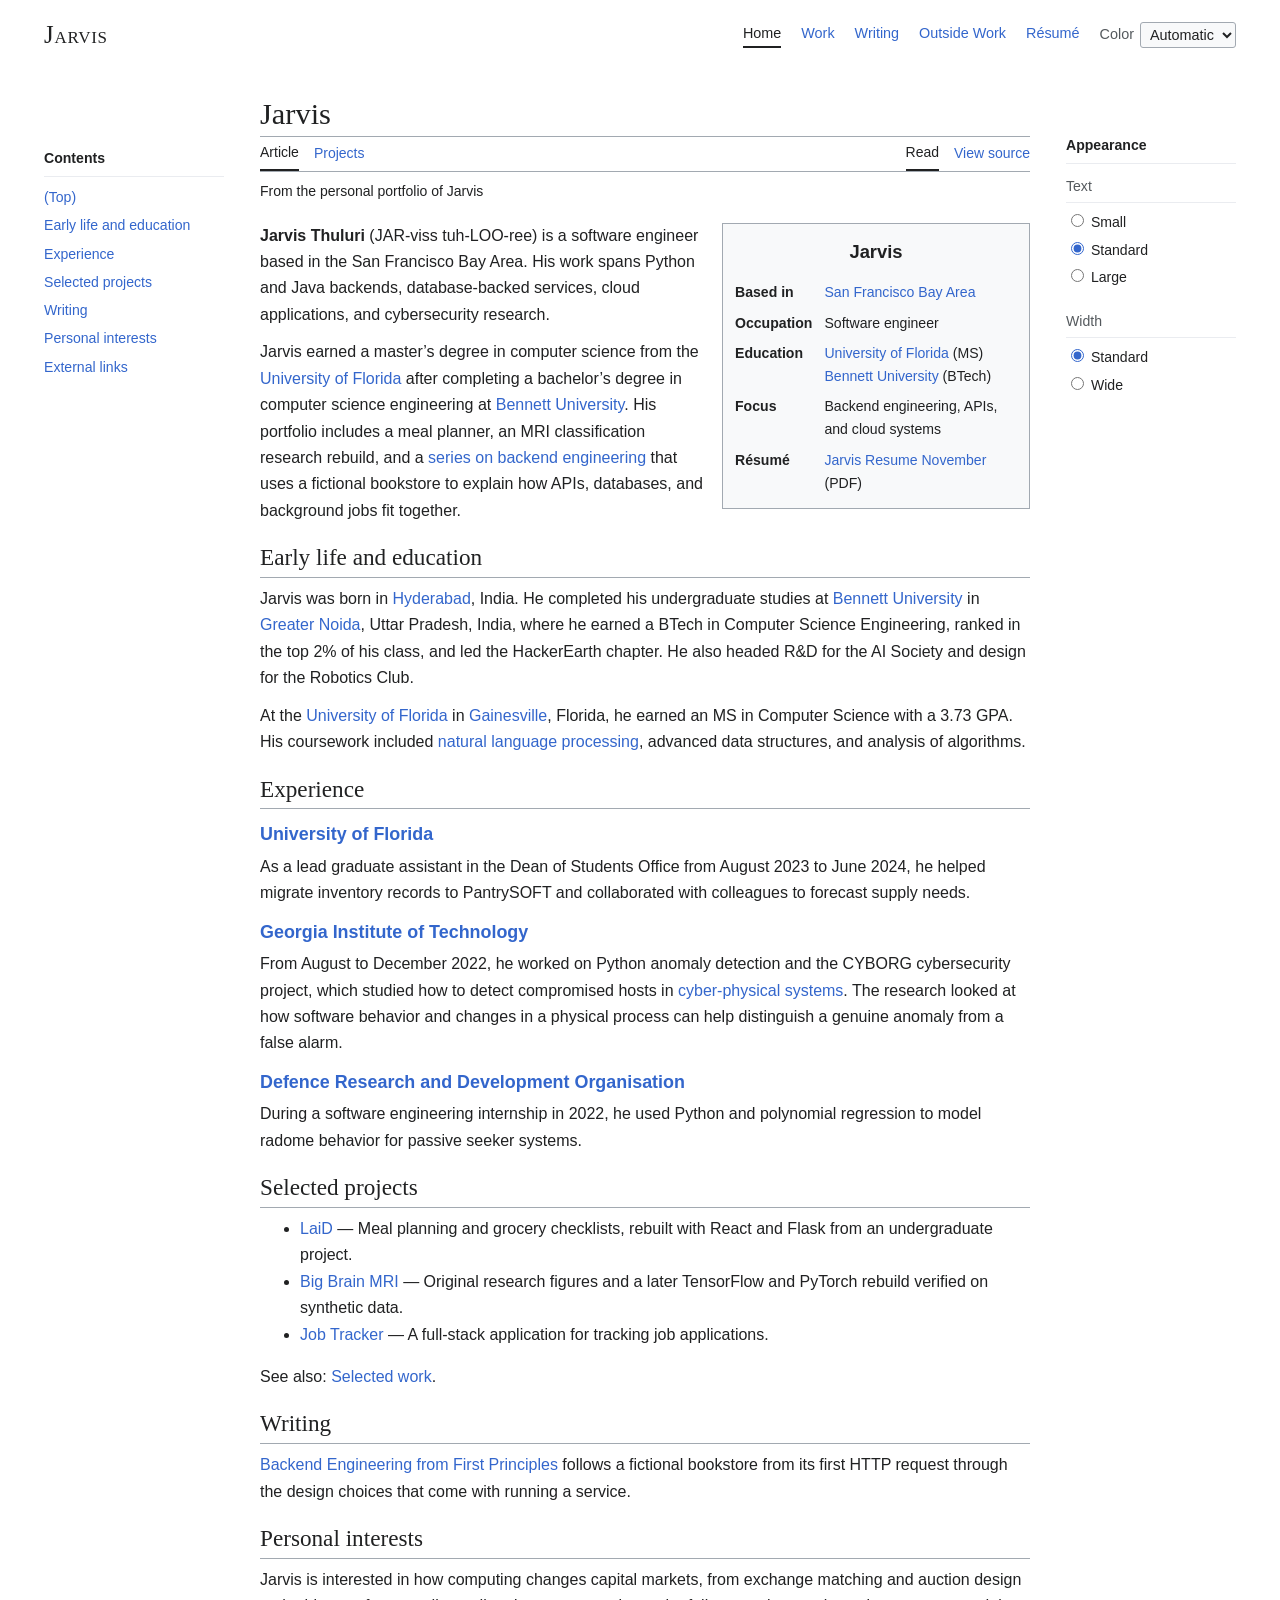
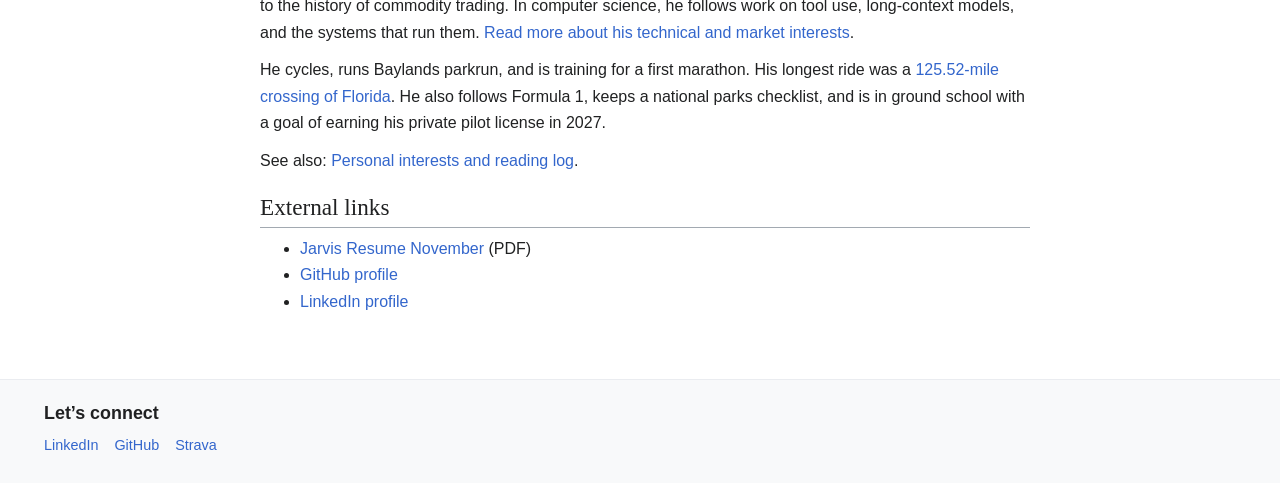
<file: index.html>
<!doctype html>
<html lang="en">
<head>
<meta charset="utf-8">
<meta name="viewport" content="width=device-width,initial-scale=1">
<meta name="description" content="Jarvis’s portfolio, projects, writing, and life outside work.">
<meta name="theme-color" content="#ffffff">
<title>Jarvis · Software Engineer</title>
<script src="appearance.js"></script>
<link rel="stylesheet" href="encyclopedia.css">
</head>
<body>
<a class="skip" href="#content">Skip to content</a>
<header class="top"><div class="wrap"><nav aria-label="Main navigation"><a class="wordmark" href="index.html" target="_blank" rel="noopener noreferrer">Jarvis</a><div><a href="index.html" aria-current="page" target="_blank" rel="noopener noreferrer">Home</a><a href="work.html" target="_blank" rel="noopener noreferrer">Work</a><a href="writing.html" target="_blank" rel="noopener noreferrer">Writing</a><a href="outside.html" target="_blank" rel="noopener noreferrer">Outside Work</a><a href="Jarvis%20Resume%20November.pdf" target="_blank" rel="noopener noreferrer">Résumé</a><label class="theme-picker" for="site-theme">Color <select id="site-theme"><option value="auto">Automatic</option><option value="light">Light</option><option value="dark">Dark</option></select></label></div></nav></div></header>
<div class="article-layout wrap">
<aside class="contents" aria-label="Contents">
<strong>Contents</strong>
<ol><li><a href="#content">(Top)</a></li><li><a href="#education">Early life and education</a></li><li><a href="#experience">Experience</a></li><li><a href="#projects">Selected projects</a></li><li><a href="#writing">Writing</a></li><li><a href="#interests">Personal interests</a></li><li><a href="#external-links">External links</a></li></ol>
</aside>
<main class="page biography" id="content">
<h1>Jarvis</h1>
<div class="article-tabs"><span aria-current="page">Article</span><a href="work.html" target="_blank" rel="noopener noreferrer">Projects</a><span class="tab-spacer"></span><span aria-current="page">Read</span><a href="https://github.com/jarvisthuluri/jarviswiki" target="_blank" rel="noopener noreferrer">View source</a></div>
<p class="byline">From the personal portfolio of Jarvis</p>
<aside class="infobox" aria-label="Jarvis profile">
<h2>Jarvis</h2>
<!-- Add an optional figure class="portrait" here when Jarvis provides a photo. -->
<dl><dt>Based in</dt><dd><a href="https://en.wikipedia.org/wiki/San_Francisco_Bay_Area" target="_blank" rel="noopener noreferrer">San Francisco Bay Area</a></dd><dt>Occupation</dt><dd>Software engineer</dd><dt>Education</dt><dd><a href="https://en.wikipedia.org/wiki/University_of_Florida" target="_blank" rel="noopener noreferrer">University of Florida</a> (MS)<br><a href="https://en.wikipedia.org/wiki/Bennett_University" target="_blank" rel="noopener noreferrer">Bennett University</a> (BTech)</dd><dt>Focus</dt><dd>Backend engineering, APIs, and cloud systems</dd><dt>Résumé</dt><dd><a href="Jarvis%20Resume%20November.pdf" target="_blank" rel="noopener noreferrer">Jarvis Resume November</a> (PDF)</dd></dl>
</aside>
<p><strong>Jarvis Thuluri</strong> (<span class="pronunciation">JAR-viss tuh-LOO-ree</span>) is a software engineer based in the San Francisco Bay Area. His work spans Python and Java backends, database-backed services, cloud applications, and cybersecurity research.</p>
<p>Jarvis earned a master’s degree in computer science from the <a href="https://en.wikipedia.org/wiki/University_of_Florida" target="_blank" rel="noopener noreferrer">University of Florida</a> after completing a bachelor’s degree in computer science engineering at <a href="https://en.wikipedia.org/wiki/Bennett_University" target="_blank" rel="noopener noreferrer">Bennett University</a>. His portfolio includes a meal planner, an MRI classification research rebuild, and a <a href="writing.html" target="_blank" rel="noopener noreferrer">series on backend engineering</a> that uses a fictional bookstore to explain how APIs, databases, and background jobs fit together.</p>
<section id="education"><h2>Early life and education</h2>
<p>Jarvis was born in <a href="https://en.wikipedia.org/wiki/Hyderabad" target="_blank" rel="noopener noreferrer">Hyderabad</a>, India. He completed his undergraduate studies at <a href="https://en.wikipedia.org/wiki/Bennett_University" target="_blank" rel="noopener noreferrer">Bennett University</a> in <a href="https://en.wikipedia.org/wiki/Greater_Noida" target="_blank" rel="noopener noreferrer">Greater Noida</a>, Uttar Pradesh, India, where he earned a BTech in Computer Science Engineering, ranked in the top 2% of his class, and led the HackerEarth chapter. He also headed R&amp;D for the AI Society and design for the Robotics Club.</p>
<p>At the <a href="https://en.wikipedia.org/wiki/University_of_Florida" target="_blank" rel="noopener noreferrer">University of Florida</a> in <a href="https://en.wikipedia.org/wiki/Gainesville,_Florida" target="_blank" rel="noopener noreferrer">Gainesville</a>, Florida, he earned an MS in Computer Science with a 3.73 GPA. His coursework included <a href="https://en.wikipedia.org/wiki/Natural_language_processing" target="_blank" rel="noopener noreferrer">natural language processing</a>, advanced data structures, and analysis of algorithms.</p>
</section>
<section id="experience"><h2>Experience</h2>
<h3><a href="https://en.wikipedia.org/wiki/University_of_Florida" target="_blank" rel="noopener noreferrer">University of Florida</a></h3><p>As a lead graduate assistant in the Dean of Students Office from August 2023 to June 2024, he helped migrate inventory records to PantrySOFT and collaborated with colleagues to forecast supply needs.</p>
<h3><a href="https://en.wikipedia.org/wiki/Georgia_Tech" target="_blank" rel="noopener noreferrer">Georgia Institute of Technology</a></h3><p>From August to December 2022, he worked on Python anomaly detection and the CYBORG cybersecurity project, which studied how to detect compromised hosts in <a href="https://en.wikipedia.org/wiki/Cyber-physical_system" target="_blank" rel="noopener noreferrer">cyber-physical systems</a>. The research looked at how software behavior and changes in a physical process can help distinguish a genuine anomaly from a false alarm.</p>
<h3><a href="https://en.wikipedia.org/wiki/Defence_Research_and_Development_Organisation" target="_blank" rel="noopener noreferrer">Defence Research and Development Organisation</a></h3><p>During a software engineering internship in 2022, he used Python and polynomial regression to model radome behavior for passive seeker systems.</p>
</section>
<section id="projects"><h2>Selected projects</h2><ul>
<li><a href="https://github.com/jarvisthuluri/laid-meal-planner" target="_blank" rel="noopener noreferrer">LaiD</a> — Meal planning and grocery checklists, rebuilt with React and Flask from an undergraduate project.</li>
<li><a href="https://github.com/jarvisthuluri/big-brain-mri" target="_blank" rel="noopener noreferrer">Big Brain MRI</a> — Original research figures and a later TensorFlow and PyTorch rebuild verified on synthetic data.</li>
<li><a href="https://github.com/jarvisthuluri/job-tracker-fullstack" target="_blank" rel="noopener noreferrer">Job Tracker</a> — A full-stack application for tracking job applications.</li>
</ul><p>See also: <a href="work.html" target="_blank" rel="noopener noreferrer">Selected work</a>.</p></section>
<section id="writing"><h2>Writing</h2><p><a href="writing.html" target="_blank" rel="noopener noreferrer">Backend Engineering from First Principles</a> follows a fictional bookstore from its first HTTP request through the design choices that come with running a service.</p></section>
<section id="interests"><h2>Personal interests</h2>
<p>Jarvis is interested in how computing changes capital markets, from exchange matching and auction design to the history of commodity trading. In computer science, he follows work on tool use, long-context models, and the systems that run them. <a href="outside.html#computer-science" target="_blank" rel="noopener noreferrer">Read more about his technical and market interests</a>.</p>
<p>He cycles, runs Baylands parkrun, and is training for a first marathon. His longest ride was a <a href="https://www.strava.com/activities/19017091239" target="_blank" rel="noopener noreferrer">125.52-mile crossing of Florida</a>. He also follows Formula 1, keeps a national parks checklist, and is in ground school with a goal of earning his private pilot license in 2027.</p>
<p>See also: <a href="outside.html" target="_blank" rel="noopener noreferrer">Personal interests and reading log</a>.</p></section>
<section id="external-links"><h2>External links</h2><ul><li><a href="Jarvis%20Resume%20November.pdf" target="_blank" rel="noopener noreferrer">Jarvis Resume November</a> (PDF)</li><li><a href="https://github.com/jarvisthuluri" target="_blank" rel="noopener noreferrer">GitHub profile</a></li><li><a href="https://linkedin.com/in/jarvispremraj" target="_blank" rel="noopener noreferrer">LinkedIn profile</a></li></ul></section>
</main>
<aside class="appearance" aria-label="Appearance"><strong>Appearance</strong><fieldset><legend>Text</legend><label><input type="radio" name="size" value="small"> Small</label><label><input type="radio" name="size" value="standard" checked> Standard</label><label><input type="radio" name="size" value="large"> Large</label></fieldset><fieldset><legend>Width</legend><label><input type="radio" name="width" value="standard" checked> Standard</label><label><input type="radio" name="width" value="wide"> Wide</label></fieldset></aside>
</div>
<script>
document.querySelectorAll('.appearance input').forEach(input => input.addEventListener('change', () => {
  document.documentElement.dataset[input.name] = input.value;
}));
</script>
<footer id="contact"><div class="wrap"><h3>Let’s connect</h3><a href="https://linkedin.com/in/jarvispremraj" target="_blank" rel="noopener noreferrer">LinkedIn</a><a href="https://github.com/jarvisthuluri" target="_blank" rel="noopener noreferrer">GitHub</a><a href="https://www.strava.com/athletes/71781898" target="_blank" rel="noopener noreferrer">Strava</a></div></footer>
</body>
</html>
</file>
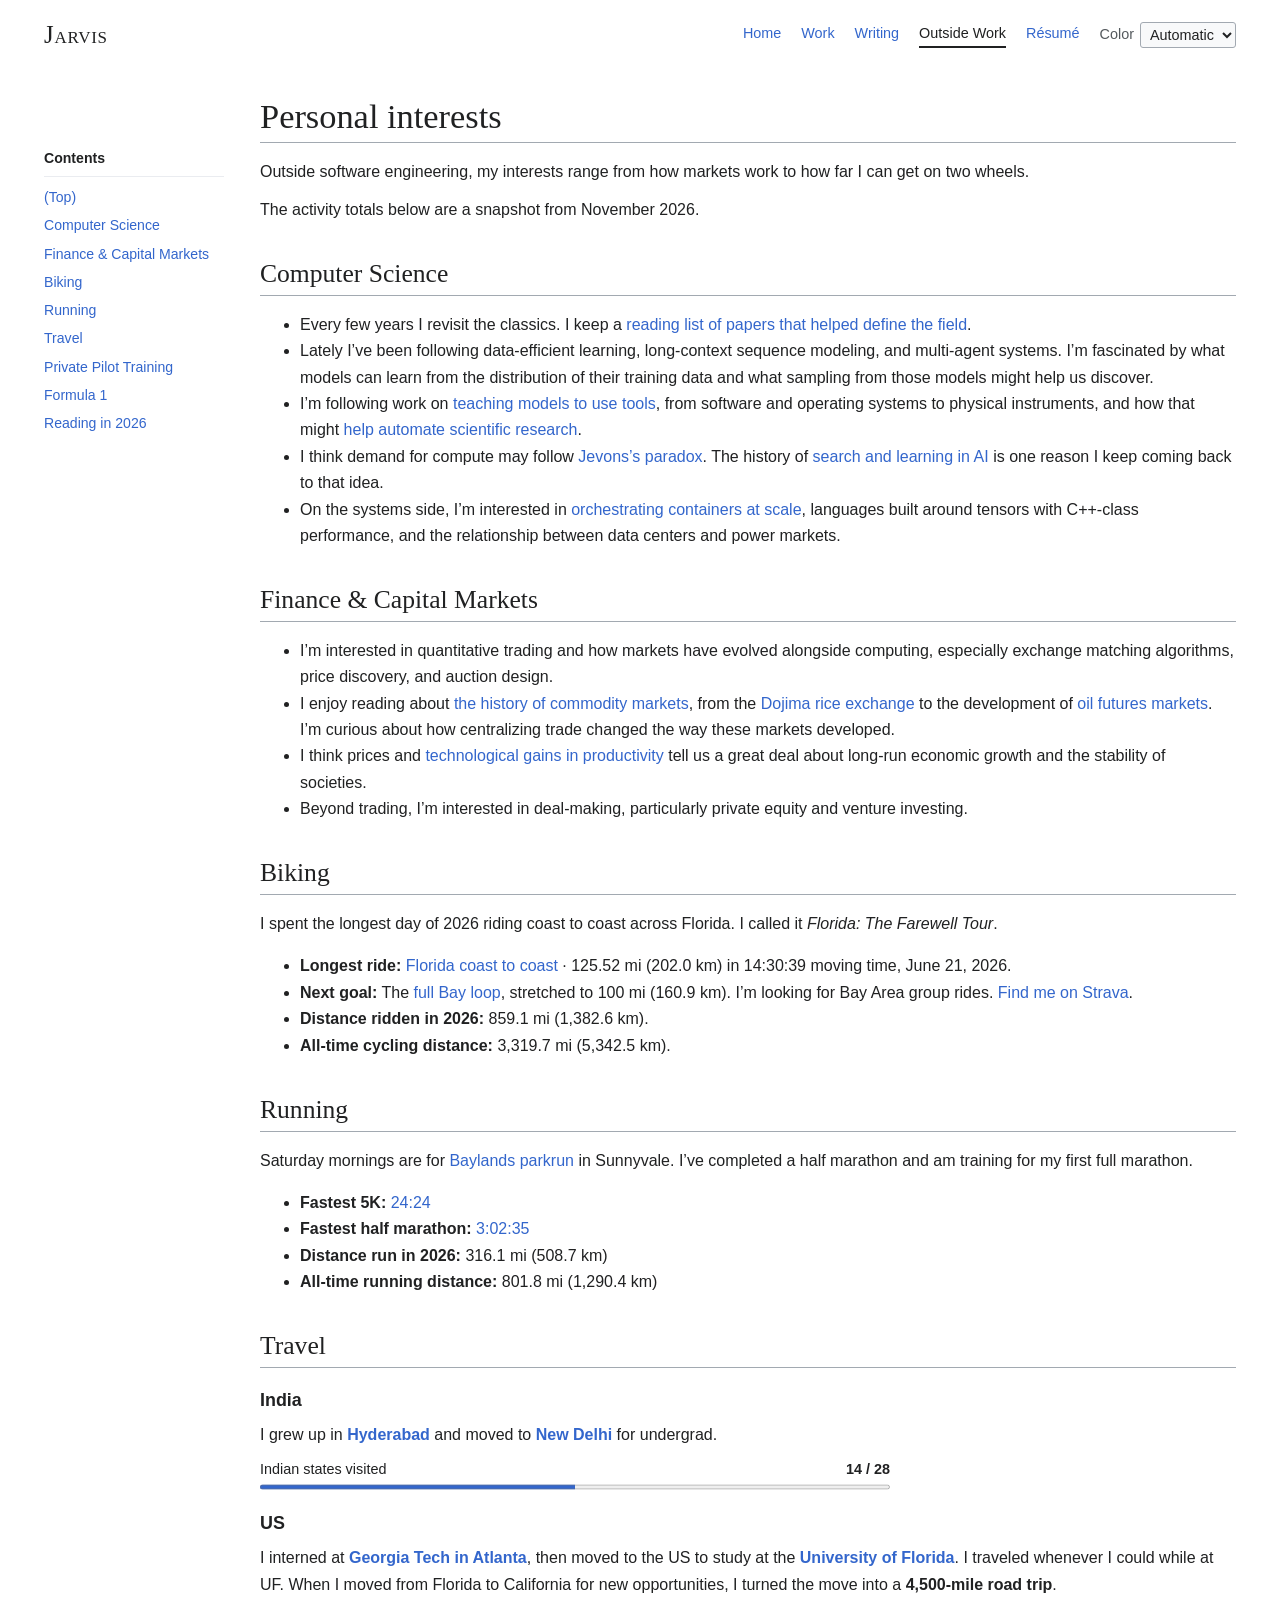
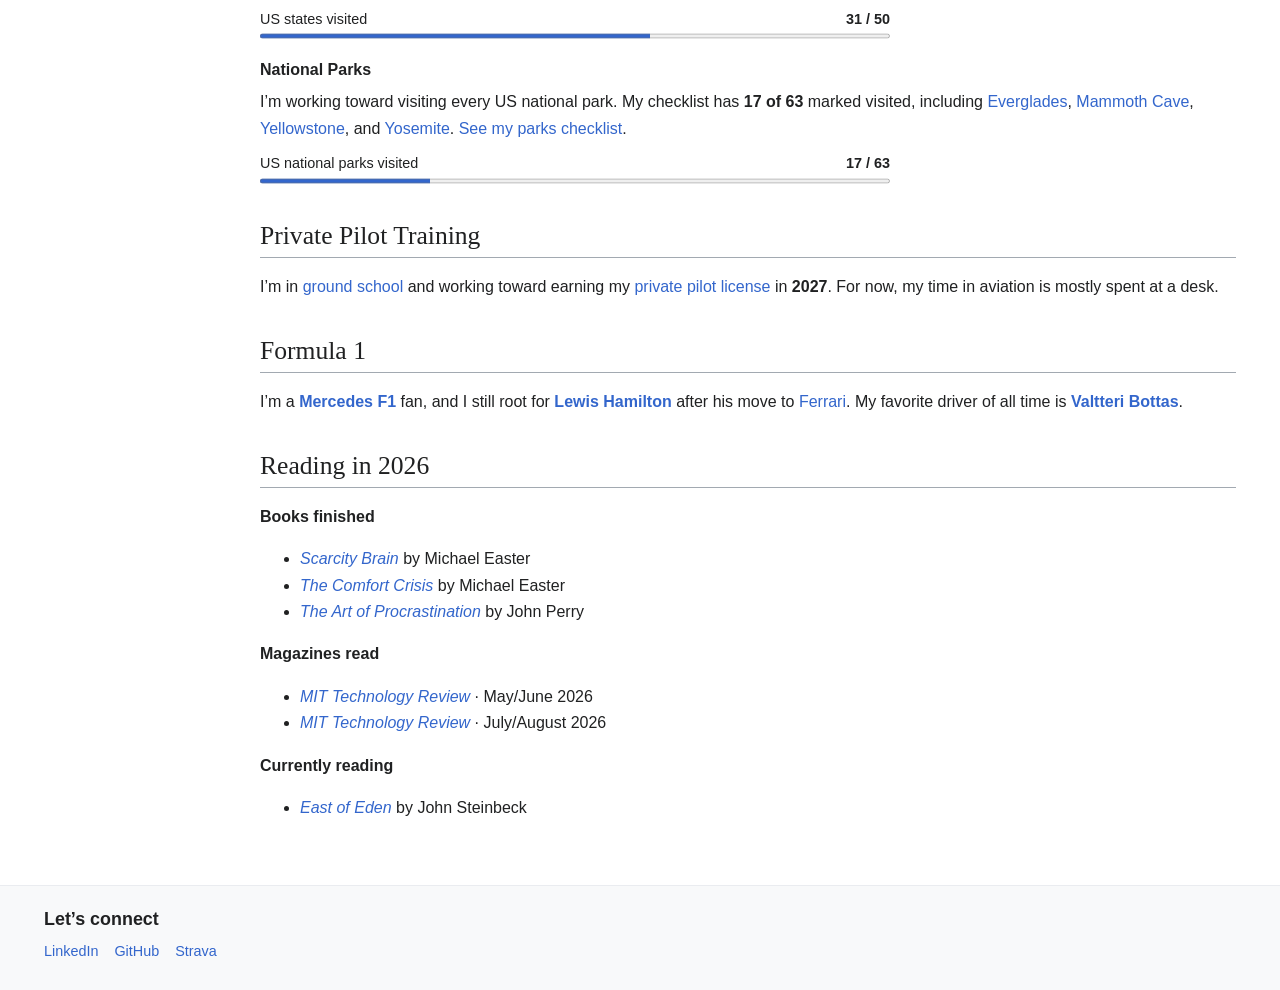
<file: outside.html>
<!doctype html>
<html lang="en">
<head>
<meta charset="utf-8">
<meta name="viewport" content="width=device-width,initial-scale=1">
<meta name="description" content="Jarvis’s portfolio, projects, writing, and life outside work.">
<meta name="theme-color" content="#ffffff">
<title>Outside Work · Jarvis</title>
<script src="appearance.js"></script>
<link rel="stylesheet" href="encyclopedia.css">
<style>.section h2:not(:first-child){margin-top:1.4em}.section h3,.section h4{margin:1em 0 .35em}.section .bars{margin:.6em 0 1em}</style>
</head>
<body>
<a class="skip" href="#content">Skip to content</a>
<header class="top"><div class="wrap"><nav aria-label="Main navigation"><a class="wordmark" href="index.html" target="_blank" rel="noopener noreferrer">Jarvis</a><div><a href="index.html" target="_blank" rel="noopener noreferrer">Home</a><a href="work.html" target="_blank" rel="noopener noreferrer">Work</a><a href="writing.html" target="_blank" rel="noopener noreferrer">Writing</a><a href="outside.html" aria-current="page" target="_blank" rel="noopener noreferrer">Outside Work</a><a href="Jarvis%20Resume%20November.pdf" target="_blank" rel="noopener noreferrer">Résumé</a><label class="theme-picker" for="site-theme">Color <select id="site-theme"><option value="auto">Automatic</option><option value="light">Light</option><option value="dark">Dark</option></select></label></div></nav></div></header>
<div class="article-layout wrap"><aside class="contents" aria-label="Contents"><strong>Contents</strong><ol><li><a href="#content">(Top)</a></li><li><a href="#computer-science">Computer Science</a></li><li><a href="#finance-capital-markets">Finance &amp; Capital Markets</a></li><li><a href="#biking">Biking</a></li><li><a href="#running">Running</a></li><li><a href="#travel">Travel</a></li><li><a href="#private-pilot-training">Private Pilot Training</a></li><li><a href="#formula-1">Formula 1</a></li><li><a href="#reading-in-2026">Reading in 2026</a></li></ol></aside><main class="page" id="content">
<section class="section"><h1>Personal interests</h1><p>Outside software engineering, my interests range from how markets work to how far I can get on two wheels.</p><p>The activity totals below are a snapshot from November 2026.</p>
<h2 id="computer-science">Computer Science</h2>
<ul>
<li>Every few years I revisit the classics. I keep a <a href="https://docs.google.com/spreadsheets/d/11tlsKSeJrTP3r7ITQS3ql-Z4ZpR-K-zG67Q5htzrRbA/edit?usp=sharing" target="_blank" rel="noopener noreferrer">reading list of papers that helped define the field</a>.</li>
<li>Lately I’ve been following data-efficient learning, long-context sequence modeling, and multi-agent systems. I’m fascinated by what models can learn from the distribution of their training data and what sampling from those models might help us discover.</li>
<li>I’m following work on <a href="https://www.ft.com/content/64b1bb33-095e-4cc5-a911-50df76fa3d1d" target="_blank" rel="noopener noreferrer">teaching models to use tools</a>, from software and operating systems to physical instruments, and how that might <a href="https://www.pnas.org/doi/10.1073/pnas.2406320121" target="_blank" rel="noopener noreferrer">help automate scientific research</a>.</li>
<li>I think demand for compute may follow <a href="https://en.wikipedia.org/wiki/Jevons_paradox" target="_blank" rel="noopener noreferrer">Jevons’s paradox</a>. The history of <a href="https://www.cs.utexas.edu/~eunsol/courses/data/bitter_lesson.pdf" target="_blank" rel="noopener noreferrer">search and learning in AI</a> is one reason I keep coming back to that idea.</li>
<li>On the systems side, I’m interested in <a href="https://arxiv.org/abs/2205.07147" target="_blank" rel="noopener noreferrer">orchestrating containers at scale</a>, languages built around tensors with C++-class performance, and the relationship between data centers and power markets.</li>
</ul>
<h2 id="finance-capital-markets">Finance &amp; Capital Markets</h2>
<ul>
<li>I’m interested in quantitative trading and how markets have evolved alongside computing, especially exchange matching algorithms, price discovery, and auction design.</li>
<li>I enjoy reading about <a href="https://thedocs.worldbank.org/en/doc/b4ff84b2d5dc4d0963a5074102460cc1-0350012022/related/Commodity-Markets-Chapter-1.pdf" target="_blank" rel="noopener noreferrer">the history of commodity markets</a>, from the <a href="https://www.jpx.co.jp/dojima/en/index.html" target="_blank" rel="noopener noreferrer">Dojima rice exchange</a> to the development of <a href="https://www.cmegroup.com/openmarkets/energy/2023/the-40-year-story-of-a-crude-oil-benchmark.html" target="_blank" rel="noopener noreferrer">oil futures markets</a>. I’m curious about how centralizing trade changed the way these markets developed.</li>
<li>I think prices and <a href="https://www.jstor.org/stable/1910871" target="_blank" rel="noopener noreferrer">technological gains in productivity</a> tell us a great deal about long-run economic growth and the stability of societies.</li>
<li>Beyond trading, I’m interested in deal-making, particularly private equity and venture investing.</li>
</ul>
<h2 id="biking">Biking</h2>
<p>I spent the longest day of 2026 riding coast to coast across Florida. I called it <em>Florida: The Farewell Tour</em>.</p>
<ul>
<li><strong>Longest ride:</strong> <a href="https://www.strava.com/activities/19017091239" target="_blank" rel="noopener noreferrer">Florida coast to coast</a> · 125.52 mi (202.0 km) in 14:30:39 moving time, June 21, 2026.</li>
<li><strong>Next goal:</strong> The <a href="https://www.baytrail.org/" target="_blank" rel="noopener noreferrer">full Bay loop</a>, stretched to 100 mi (160.9 km). I’m looking for Bay Area group rides. <a href="https://www.strava.com/athletes/71781898" target="_blank" rel="noopener noreferrer">Find me on Strava</a>.</li>
<li><strong>Distance ridden in 2026:</strong> 859.1 mi (1,382.6 km).</li>
<li><strong>All-time cycling distance:</strong> 3,319.7 mi (5,342.5 km).</li>
</ul>
<h2 id="running">Running</h2>
<p>Saturday mornings are for <a href="https://www.parkrun.us/sunnyvalebaytrail/" target="_blank" rel="noopener noreferrer">Baylands parkrun</a> in Sunnyvale. I’ve completed a half marathon and am training for my first full marathon.</p>
<ul>
<li><strong>Fastest 5K:</strong> <a href="https://www.strava.com/activities/18345141697/best-efforts" target="_blank" rel="noopener noreferrer">24:24</a></li>
<li><strong>Fastest half marathon:</strong> <a href="https://www.strava.com/activities/18321130225/best-efforts" target="_blank" rel="noopener noreferrer">3:02:35</a></li>
<li><strong>Distance run in 2026:</strong> 316.1 mi (508.7 km)</li>
<li><strong>All-time running distance:</strong> 801.8 mi (1,290.4 km)</li>
</ul>
<h2 id="travel">Travel</h2>
<h3 id="india">India</h3>
<p>I grew up in <strong><a href="https://en.wikipedia.org/wiki/Hyderabad" target="_blank" rel="noopener noreferrer">Hyderabad</a></strong> and moved to <strong><a href="https://en.wikipedia.org/wiki/New_Delhi" target="_blank" rel="noopener noreferrer">New Delhi</a></strong> for undergrad.</p>
<div class="bars"><div class="bar"><label for="progress-indian">Indian states visited <strong>14 / 28</strong></label><progress id="progress-indian" value="14" max="28">14 of 28</progress></div></div>
<h3 id="us">US</h3>
<p>I interned at <strong><a href="https://en.wikipedia.org/wiki/Georgia_Tech" target="_blank" rel="noopener noreferrer">Georgia Tech in Atlanta</a></strong>, then moved to the US to study at the <strong><a href="https://en.wikipedia.org/wiki/University_of_Florida" target="_blank" rel="noopener noreferrer">University of Florida</a></strong>. I traveled whenever I could while at UF. When I moved from Florida to California for new opportunities, I turned the move into a <strong>4,500-mile road trip</strong>.</p>
<div class="bars"><div class="bar"><label for="progress-us">US states visited <strong>31 / 50</strong></label><progress id="progress-us" value="31" max="50">31 of 50</progress></div></div>
<h4 id="national-parks">National Parks</h4>
<p>I’m working toward visiting every US national park. My checklist has <strong>17 of 63</strong> marked visited, including <a href="https://www.nps.gov/ever/" target="_blank" rel="noopener noreferrer">Everglades</a>, <a href="https://www.nps.gov/maca/" target="_blank" rel="noopener noreferrer">Mammoth Cave</a>, <a href="https://www.nps.gov/yell/" target="_blank" rel="noopener noreferrer">Yellowstone</a>, and <a href="https://www.nps.gov/yose/" target="_blank" rel="noopener noreferrer">Yosemite</a>. <a href="https://docs.google.com/document/d/1pnW7Qr9my8tg9lgtuH_Nd4oirCl3BsMumfLeGR4R2Uc/edit?usp=sharing" target="_blank" rel="noopener noreferrer">See my parks checklist</a>.</p>
<div class="bars"><div class="bar"><label for="progress-parks">US national parks visited <strong>17 / 63</strong></label><progress id="progress-parks" value="17" max="63">17 of 63</progress></div></div>
<h2 id="private-pilot-training">Private Pilot Training</h2>
<p>I’m in <a href="https://www.faa.gov/pilots/become/knowledge" target="_blank" rel="noopener noreferrer">ground school</a> and working toward earning my <a href="https://www.faa.gov/pilots/become" target="_blank" rel="noopener noreferrer">private pilot license</a> in <strong>2027</strong>. For now, my time in aviation is mostly spent at a desk.</p>
<h2 id="formula-1">Formula 1</h2>
<p>I’m a <strong><a href="https://www.formula1.com/en/teams/mercedes" target="_blank" rel="noopener noreferrer">Mercedes F1</a></strong> fan, and I still root for <strong><a href="https://www.formula1.com/en/drivers/lewis-hamilton" target="_blank" rel="noopener noreferrer">Lewis Hamilton</a></strong> after his move to <a href="https://www.formula1.com/en/teams/ferrari" target="_blank" rel="noopener noreferrer">Ferrari</a>. My favorite driver of all time is <strong><a href="https://www.formula1.com/en/drivers/valtteri-bottas" target="_blank" rel="noopener noreferrer">Valtteri Bottas</a></strong>.</p>
<h2 id="reading-in-2026">Reading in 2026</h2>
<p><strong>Books finished</strong></p>
<ul>
<li><em><a href="https://www.penguinrandomhouse.com/books/705376/scarcity-brain-by-michael-easter/" target="_blank" rel="noopener noreferrer">Scarcity Brain</a></em> by Michael Easter</li>
<li><em><a href="https://www.penguinrandomhouse.com/books/634446/the-comfort-crisis-by-michael-easter/" target="_blank" rel="noopener noreferrer">The Comfort Crisis</a></em> by Michael Easter</li>
<li><em><a href="https://www.hachettebookgroup.com/titles/john-perry/the-art-of-procrastination/9780761175001/" target="_blank" rel="noopener noreferrer">The Art of Procrastination</a></em> by John Perry</li>
</ul>
<p><strong>Magazines read</strong></p>
<ul>
<li><em><a href="https://www.technologyreview.com/" target="_blank" rel="noopener noreferrer">MIT Technology Review</a></em> · May/June 2026</li>
<li><em><a href="https://www.technologyreview.com/" target="_blank" rel="noopener noreferrer">MIT Technology Review</a></em> · July/August 2026</li>
</ul>
<p><strong>Currently reading</strong></p>
<ul>
<li><em><a href="https://www.penguin.co.uk/books/57249/east-of-eden-by-steinbeck-john/9780241848586" target="_blank" rel="noopener noreferrer">East of Eden</a></em> by John Steinbeck</li>
</ul></section>
</main></div>
<footer id="contact"><div class="wrap"><h3>Let’s connect</h3><a href="https://linkedin.com/in/jarvispremraj" target="_blank" rel="noopener noreferrer">LinkedIn</a><a href="https://github.com/jarvisthuluri" target="_blank" rel="noopener noreferrer">GitHub</a><a href="https://www.strava.com/athletes/71781898" target="_blank" rel="noopener noreferrer">Strava</a></div></footer>
</body>
</html>
</file>
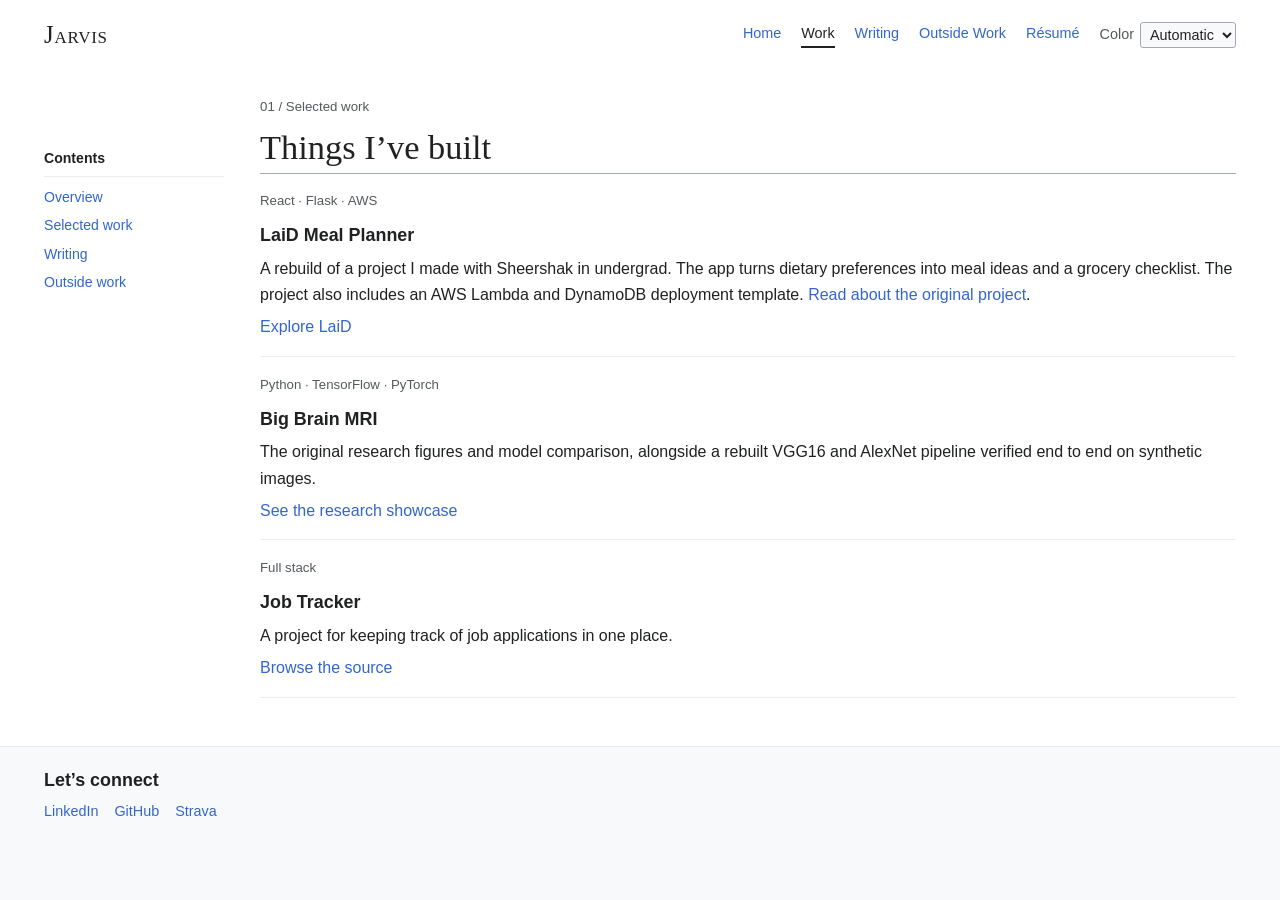
<file: work.html>
<!doctype html>
<html lang="en">
<head>
<meta charset="utf-8">
<meta name="viewport" content="width=device-width,initial-scale=1">
<meta name="description" content="Jarvis’s portfolio, projects, writing, and life outside work.">
<meta name="theme-color" content="#ffffff">
<title>Work · Jarvis</title>
<script src="appearance.js"></script>
<link rel="stylesheet" href="encyclopedia.css">
</head>
<body>
<a class="skip" href="#content">Skip to content</a>
<header class="top"><div class="wrap"><nav aria-label="Main navigation"><a class="wordmark" href="index.html" target="_blank" rel="noopener noreferrer">Jarvis</a><div><a href="index.html" target="_blank" rel="noopener noreferrer">Home</a><a href="work.html" aria-current="page" target="_blank" rel="noopener noreferrer">Work</a><a href="writing.html" target="_blank" rel="noopener noreferrer">Writing</a><a href="outside.html" target="_blank" rel="noopener noreferrer">Outside Work</a><a href="Jarvis%20Resume%20November.pdf" target="_blank" rel="noopener noreferrer">Résumé</a><label class="theme-picker" for="site-theme">Color <select id="site-theme"><option value="auto">Automatic</option><option value="light">Light</option><option value="dark">Dark</option></select></label></div></nav></div></header>
<div class="article-layout wrap"><aside class="contents" aria-label="Portfolio contents"><strong>Contents</strong><ol><li><a href="index.html" target="_blank" rel="noopener noreferrer">Overview</a></li><li><a href="work.html" target="_blank" rel="noopener noreferrer">Selected work</a></li><li><a href="writing.html" target="_blank" rel="noopener noreferrer">Writing</a></li><li><a href="outside.html" target="_blank" rel="noopener noreferrer">Outside work</a></li></ol></aside><main class="page" id="content">
<section class="section" id="work"><div class="eyebrow">01 / Selected work</div><h1>Things I’ve built</h1><div class="cards">
<article class="card"><div class="index">React · Flask · AWS</div><h3>LaiD Meal Planner</h3><p>A rebuild of a project I made with Sheershak in undergrad. The app turns dietary preferences into meal ideas and a grocery checklist. The project also includes an AWS Lambda and DynamoDB deployment template. <a href="https://github.com/jarvisthuluri/laid-meal-planner#the-original-laid-project" target="_blank" rel="noopener noreferrer">Read about the original project</a>.</p><a href="https://github.com/jarvisthuluri/laid-meal-planner" target="_blank" rel="noopener noreferrer">Explore LaiD</a></article>
<article class="card"><div class="index">Python · TensorFlow · PyTorch</div><h3>Big Brain MRI</h3><p>The original research figures and model comparison, alongside a rebuilt VGG16 and AlexNet pipeline verified end to end on synthetic images.</p><a href="https://github.com/jarvisthuluri/big-brain-mri#original-research-showcase" target="_blank" rel="noopener noreferrer">See the research showcase</a></article>
<article class="card"><div class="index">Full stack</div><h3>Job Tracker</h3><p>A project for keeping track of job applications in one place.</p><a href="https://github.com/jarvisthuluri/job-tracker-fullstack" target="_blank" rel="noopener noreferrer">Browse the source</a></article></div></section>
</main></div>
<footer id="contact"><div class="wrap"><h3>Let’s connect</h3><a href="https://linkedin.com/in/jarvispremraj" target="_blank" rel="noopener noreferrer">LinkedIn</a><a href="https://github.com/jarvisthuluri" target="_blank" rel="noopener noreferrer">GitHub</a><a href="https://www.strava.com/athletes/71781898" target="_blank" rel="noopener noreferrer">Strava</a></div></footer>
</body>
</html>
</file>
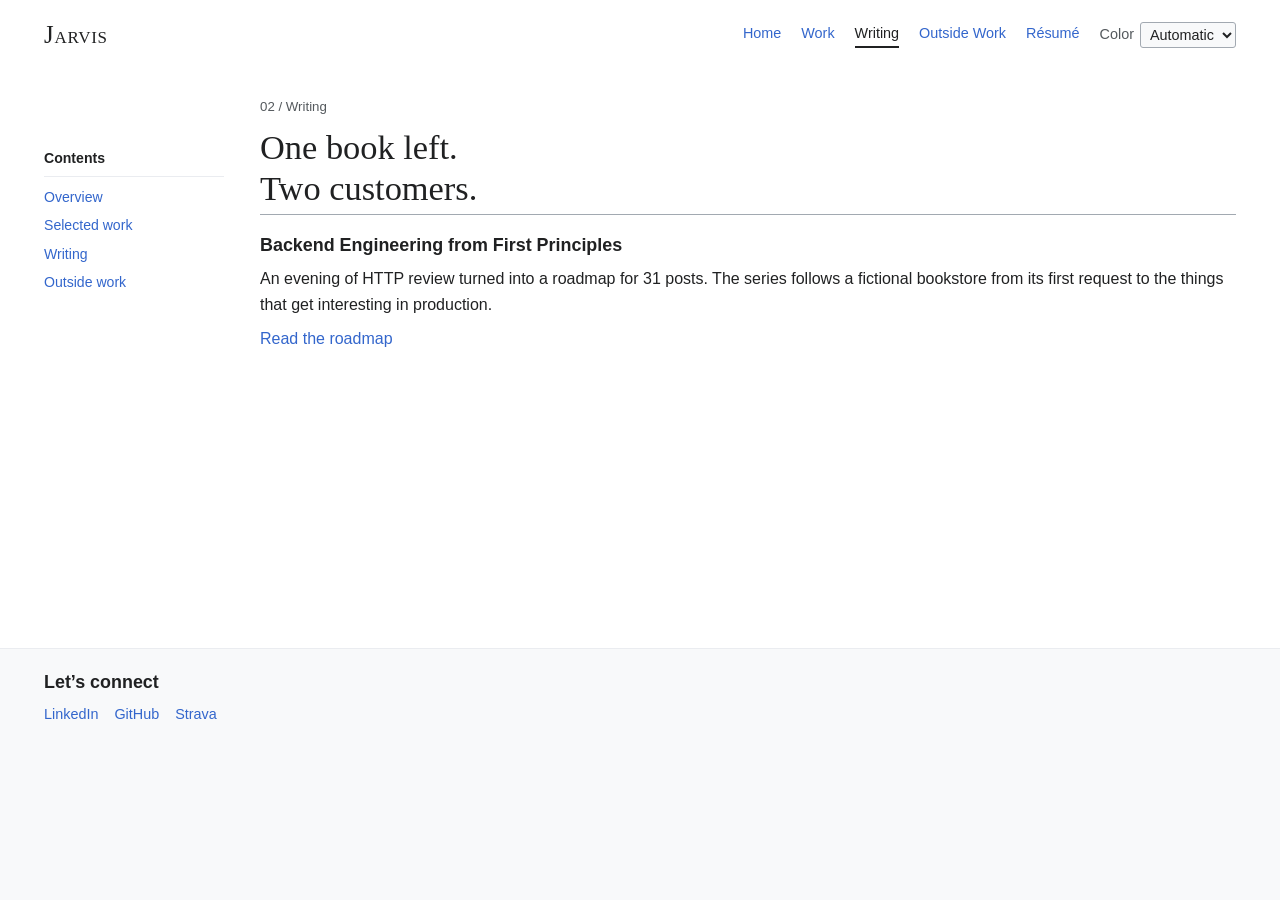
<file: writing.html>
<!doctype html>
<html lang="en">
<head>
<meta charset="utf-8">
<meta name="viewport" content="width=device-width,initial-scale=1">
<meta name="description" content="Jarvis’s portfolio, projects, writing, and life outside work.">
<meta name="theme-color" content="#ffffff">
<title>Writing · Jarvis</title>
<script src="appearance.js"></script>
<link rel="stylesheet" href="encyclopedia.css">
</head>
<body>
<a class="skip" href="#content">Skip to content</a>
<header class="top"><div class="wrap"><nav aria-label="Main navigation"><a class="wordmark" href="index.html" target="_blank" rel="noopener noreferrer">Jarvis</a><div><a href="index.html" target="_blank" rel="noopener noreferrer">Home</a><a href="work.html" target="_blank" rel="noopener noreferrer">Work</a><a href="writing.html" aria-current="page" target="_blank" rel="noopener noreferrer">Writing</a><a href="outside.html" target="_blank" rel="noopener noreferrer">Outside Work</a><a href="Jarvis%20Resume%20November.pdf" target="_blank" rel="noopener noreferrer">Résumé</a><label class="theme-picker" for="site-theme">Color <select id="site-theme"><option value="auto">Automatic</option><option value="light">Light</option><option value="dark">Dark</option></select></label></div></nav></div></header>
<div class="article-layout wrap"><aside class="contents" aria-label="Portfolio contents"><strong>Contents</strong><ol><li><a href="index.html" target="_blank" rel="noopener noreferrer">Overview</a></li><li><a href="work.html" target="_blank" rel="noopener noreferrer">Selected work</a></li><li><a href="writing.html" target="_blank" rel="noopener noreferrer">Writing</a></li><li><a href="outside.html" target="_blank" rel="noopener noreferrer">Outside work</a></li></ol></aside><main class="page" id="content">
<section class="section" id="writing"><div class="eyebrow">02 / Writing</div><div class="feature"><h1>One book left.<br>Two customers.</h1><div><h3>Backend Engineering from First Principles</h3><p>An evening of HTTP review turned into a roadmap for 31 posts. The series follows a fictional bookstore from its first request to the things that get interesting in production.</p><a href="https://github.com/jarvisthuluri/backend-from-first-principles/blob/main/01-the-roadmap.md" target="_blank" rel="noopener noreferrer">Read the roadmap</a></div></div></section>
</main></div>
<footer id="contact"><div class="wrap"><h3>Let’s connect</h3><a href="https://linkedin.com/in/jarvispremraj" target="_blank" rel="noopener noreferrer">LinkedIn</a><a href="https://github.com/jarvisthuluri" target="_blank" rel="noopener noreferrer">GitHub</a><a href="https://www.strava.com/athletes/71781898" target="_blank" rel="noopener noreferrer">Strava</a></div></footer>
</body>
</html>
</file>
<file: encyclopedia.css>
:root{color-scheme:light;--ink:#202122;--muted:#54595d;--link:#36c;--line:#a2a9b1;--panel:#f8f9fa}
*{box-sizing:border-box}
body{margin:0;background:white;color:var(--ink);font:16px/1.65 Arial,Helvetica,sans-serif}
a{color:var(--link);text-decoration:none}a:hover{text-decoration:underline}a:focus-visible{outline:2px solid var(--link);outline-offset:3px}
h1,h2,h3,p{margin:0}p+p{margin-top:.7em}
h1,h2{font:normal 2.15rem/1.2 Georgia,"Times New Roman",serif;border-bottom:1px solid var(--line);padding-bottom:5px;margin-bottom:16px}
h2{font-size:1.6rem}h3{font-size:1.12rem;margin-bottom:5px}
.wrap{max-width:1210px;margin:auto;padding:0 28px}.top{border-bottom:1px solid #eaecf0}.top nav{display:flex;justify-content:space-between;align-items:center;gap:15px;flex-wrap:wrap;min-height:70px;padding:12px 0}
.wordmark{font:1.55rem Georgia,serif;color:#101418}.top nav div{display:flex;gap:20px;flex-wrap:wrap;font-size:.9rem}.top nav [aria-current=page]{color:var(--ink);border-bottom:2px solid var(--ink)}
.article-layout{display:grid;grid-template-columns:174px minmax(0,1fr);gap:42px;padding-top:40px;padding-bottom:48px}.contents{font-size:.88rem;padding-top:13px}.contents strong{display:block;border-bottom:1px solid #c8ccd1;padding-bottom:6px}.contents ol{padding-left:21px}.contents li{margin:7px 0}
.page{min-width:0;min-height:56vh}.hero{display:grid;grid-template-columns:minmax(0,1fr) minmax(205px,270px);gap:24px;align-items:start}.hero>div{display:flex;flex-direction:column}.hero h1{order:-1}.eyebrow,.index{font-size:.83rem;color:var(--muted);margin-bottom:9px}
.infobox{border:1px solid var(--line);background:var(--panel);padding:8px;font-size:.88rem}.infobox h2{background:#dce8f4;border:0;text-align:center;font:bold 1.05rem/1.5 Arial,sans-serif;margin:0;padding:6px}.infobox dl{display:grid;grid-template-columns:auto 1fr;gap:7px 12px;margin:10px 4px 5px}.infobox dt{font-weight:bold}.infobox dd{margin:0}
.section{margin-top:30px}.page>.section:first-child{margin-top:0}.home-links{display:grid;gap:7px}.home-links a{display:block}.home-links small{display:inline;color:var(--muted);margin-left:10px}
.cards{display:grid;gap:17px}.card{padding:0 0 15px;border-bottom:1px solid #eaecf0}.card p{margin-bottom:6px}.feature p{margin:4px 0 7px}
.metrics{display:grid;grid-template-columns:repeat(3,minmax(0,1fr));gap:1px;border:1px solid var(--line);background:var(--line);margin:16px 0}.metric{background:var(--panel);padding:10px}.metric strong,.metric small{display:block}
.bars{max-width:630px;display:grid;gap:8px}.bar label{display:flex;justify-content:space-between;gap:10px;font-size:.9rem}progress{display:block;width:100%;height:10px;accent-color:var(--link)}
footer{background:var(--panel);border-top:1px solid #c8ccd1;padding:19px 0 26px;font-size:.9rem}footer a{margin-right:16px}.skip{position:absolute;left:10px;top:-100px;background:white;padding:8px}.skip:focus{top:8px}
@media(max-width:780px){.article-layout{grid-template-columns:1fr;gap:18px;padding-top:18px}.contents ol{display:flex;flex-wrap:wrap;gap:4px 18px;list-style:none;margin:5px 0;padding:0}.contents li{margin:0}}
@media(max-width:550px){.wrap{padding-left:16px;padding-right:16px}.hero,.metrics{grid-template-columns:1fr}.top nav div{gap:12px}.home-links small{display:block;margin-left:0}}

.home-links{margin-bottom:12px}

body{background:#f8f9fa;color:#202122}
.top,.article-layout,footer{background:#fff}
.wrap{max-width:1500px;padding-left:44px;padding-right:44px}
.top{border-bottom:0}
.top nav{min-height:70px}
.wordmark{font-variant:small-caps;letter-spacing:.03em}
.article-layout{grid-template-columns:180px minmax(0,1fr);column-gap:36px;padding-top:26px}
.article-layout:has(.biography){grid-template-columns:180px minmax(0,1fr) 170px}
.contents,.appearance{position:sticky;top:16px;align-self:start;margin-top:38px;font-size:.88rem}
.contents ol{list-style:none;padding:0;margin:9px 0}
.contents li{margin:5px 0}
.appearance strong{display:block;border-bottom:1px solid #eaecf0;padding-bottom:6px}
.appearance fieldset{padding:0;margin:11px 0 17px;border:0}
.appearance legend{border-bottom:1px solid #eaecf0;width:100%;padding:0 0 4px;margin-bottom:4px;color:#54595d}
.appearance label{display:block;margin:4px 0}
.appearance input{accent-color:#36c}
.biography>h1{font-size:1.9rem;margin:0;padding:0 0 4px}
.article-tabs{display:flex;gap:15px;align-items:center;border-bottom:1px solid #a2a9b1;font-size:.875rem}
.article-tabs>*{padding:4px 0}
.article-tabs [aria-current]{border-bottom:2px solid #202122}
.tab-spacer{flex:1}
.byline{font-size:.875rem;margin:8px 0 20px}
.biography .infobox{float:right;width:min(310px,40%);margin:0 0 15px 18px;background:#f8f9fa}
.biography .infobox h2{background:transparent;font-size:1.15rem}
.infobox .portrait{margin:5px 0 10px;text-align:center}.infobox .portrait img{display:block;width:100%;height:auto}.infobox .portrait figcaption{font-size:.85rem}
.biography section{margin-top:20px}
.biography section h2{margin:0 0 8px;font-size:1.45rem}
.biography section h3{margin:11px 0 4px}
.biography ul{margin-top:6px}
[data-size=small] .biography{font-size:.875rem}
[data-size=large] .biography{font-size:1.125rem}
[data-width=wide] .wrap{max-width:none}
@media(max-width:1050px){.article-layout:has(.biography){grid-template-columns:145px minmax(0,1fr)}.appearance{display:none}}
@media(max-width:780px){.article-layout,.article-layout:has(.biography){grid-template-columns:1fr}.contents{position:static;margin-top:0}.contents ol{display:flex}.wrap{padding-left:20px;padding-right:20px}}
@media(max-width:550px){.biography .infobox{float:none;width:100%;margin:0 0 14px}.article-tabs{gap:10px}}

/* Appearance follows the device until a visitor picks Light or Dark. */
:root[data-theme=dark]{color-scheme:dark;--ink:#eaecf0;--muted:#a2a9b1;--link:#8ab4f8;--line:#54595d;--panel:#202122;--canvas:#101418;--paper:#171a1e;--rule:#353a40}
:root:not([data-theme=dark]){--canvas:#f8f9fa;--paper:#fff;--rule:#eaecf0}
body{background:var(--canvas);color:var(--ink)}
.top,.article-layout,footer{background:var(--paper)}
.wordmark,.top nav [aria-current=page]{color:var(--ink)}
.top nav [aria-current=page],.article-tabs [aria-current]{border-color:var(--ink)}
.article-tabs,.infobox,.metrics{border-color:var(--line)}
.contents strong,.appearance strong,.appearance legend,.card,footer{border-color:var(--rule)}
.appearance legend,.theme-picker{color:var(--muted)}
.biography .infobox,.infobox,.metric,footer,.skip{background:var(--panel)}
.theme-picker{display:inline-flex;align-items:center;gap:6px;white-space:nowrap}
.theme-picker select{color:var(--ink);background:var(--panel);border:1px solid var(--line);font:inherit;padding:3px 5px;border-radius:3px}
:root[data-theme=dark] progress{accent-color:var(--link)}
</file>
